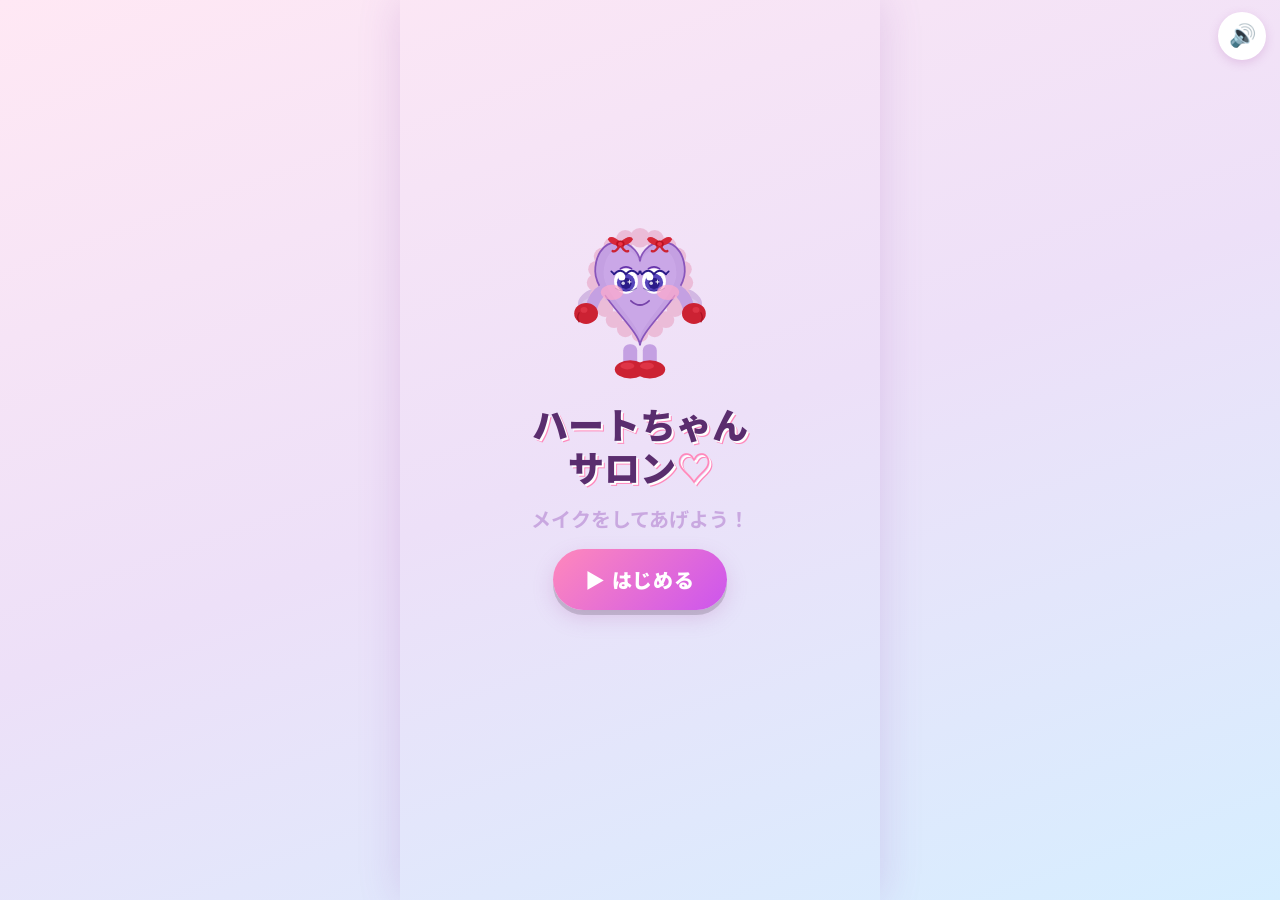
<file: index.html>
<!DOCTYPE html>
<html lang="ja">
<head>
  <meta charset="UTF-8">
  <meta name="viewport" content="width=device-width, initial-scale=1.0, maximum-scale=1.0, user-scalable=no">
  <title>ハートちゃんサロン♡</title>
  <link rel="stylesheet" href="style.css">
  <link href="https://fonts.googleapis.com/css2?family=Noto+Sans+JP:wght@400;700;900&display=swap" rel="stylesheet">
</head>
<body>
  <div id="app">
    <!-- キラキラCanvas -->
    <canvas id="glitter-canvas"></canvas>

    <!-- ミュートボタン -->
    <button id="mute-btn" class="mute-btn" title="おと">🔊</button>

    <!-- ハートちゃんエリア -->
    <div id="heart-chan-area" class="heart-chan-area hidden">
      <div id="heart-chan-sprite"></div>
      <div id="speech-bubble" class="speech-bubble">
        <p id="speech-text">こんにちは！</p>
      </div>
    </div>

    <!-- ステップインジケーター -->
    <div id="step-indicator" class="step-indicator hidden">
      <span class="dot" data-step="0" title="かみのいろ"></span>
      <span class="dot" data-step="1" title="スキンケア"></span>
      <span class="dot" data-step="2" title="チーク"></span>
      <span class="dot" data-step="3" title="リップ"></span>
      <span class="dot" data-step="4" title="アイシャドウ"></span>
      <span class="dot" data-step="5" title="カラコン"></span>
      <span class="dot" data-step="6" title="くつのかたち"></span>
      <span class="dot" data-step="7" title="くつのいろ"></span>
    </div>

    <!-- 鏡（チーク選択時に表示） -->
    <div id="mirror-overlay" class="mirror-overlay hidden">
      <div class="mirror-frame">
        <div class="mirror-glass">
          <span class="mirror-sparkle s1">✨</span>
          <span class="mirror-sparkle s2">✨</span>
          <span class="mirror-sparkle s3">✨</span>
        </div>
        <div class="mirror-handle"></div>
      </div>
    </div>

    <!-- 各画面コンテナ -->
    <div id="screen-container">

      <!-- タイトル画面 -->
      <div id="title-screen" class="screen active">
        <div class="title-content">
          <div class="title-heart-chan"></div>
          <h1 class="game-title">ハートちゃん<br>サロン<span class="heart-icon">♡</span></h1>
          <p class="title-sub">メイクをしてあげよう！</p>
          <button id="start-btn" class="big-btn start-btn">
            ▶ はじめる
          </button>
        </div>
      </div>

      <!-- キャラクター選択画面 -->
      <div id="select-screen" class="screen">
        <h2 class="screen-title">だれにする？</h2>
        <div id="girl-grid" class="girl-grid"></div>
        <button id="confirm-girl-btn" class="big-btn confirm-btn" disabled>
          このこにする！✓
        </button>
      </div>

      <!-- ゲーム画面 -->
      <div id="game-screen" class="screen">
        <div id="character-display">
          <div id="character-wrap">
            <!-- キャラクターSVGがここに入る -->
          </div>
          <!-- メイクアニメーションオーバーレイ -->
          <div id="makeup-anim-overlay" class="hidden">
            <div id="brush-anim"></div>
          </div>
        </div>
        <div id="controls-area">
          <!-- ステップに応じてコンテンツが変わる -->
        </div>
      </div>

      <!-- 完成画面 -->
      <div id="finish-screen" class="screen">
        <div class="finish-content">
          <h2 class="finish-title">かんせい！♡</h2>
          <div id="finish-character"></div>
          <p id="finish-comment" class="finish-comment"></p>
          <button id="play-again-btn" class="big-btn start-btn">
            もう一度あそぶ ♪
          </button>
        </div>
      </div>

    </div><!-- /screen-container -->

    <!-- ナビゲーション -->
    <div id="nav-area" class="nav-area hidden">
      <button id="back-btn" class="nav-btn">◀ もどる</button>
      <button id="next-btn" class="nav-btn primary">つぎへ ▶</button>
    </div>

  </div><!-- /app -->

  <script src="comments.js"></script>
  <script src="characters.js"></script>
  <script src="hairstyles.js"></script>
  <script src="game.js"></script>
</body>
</html>
</file>
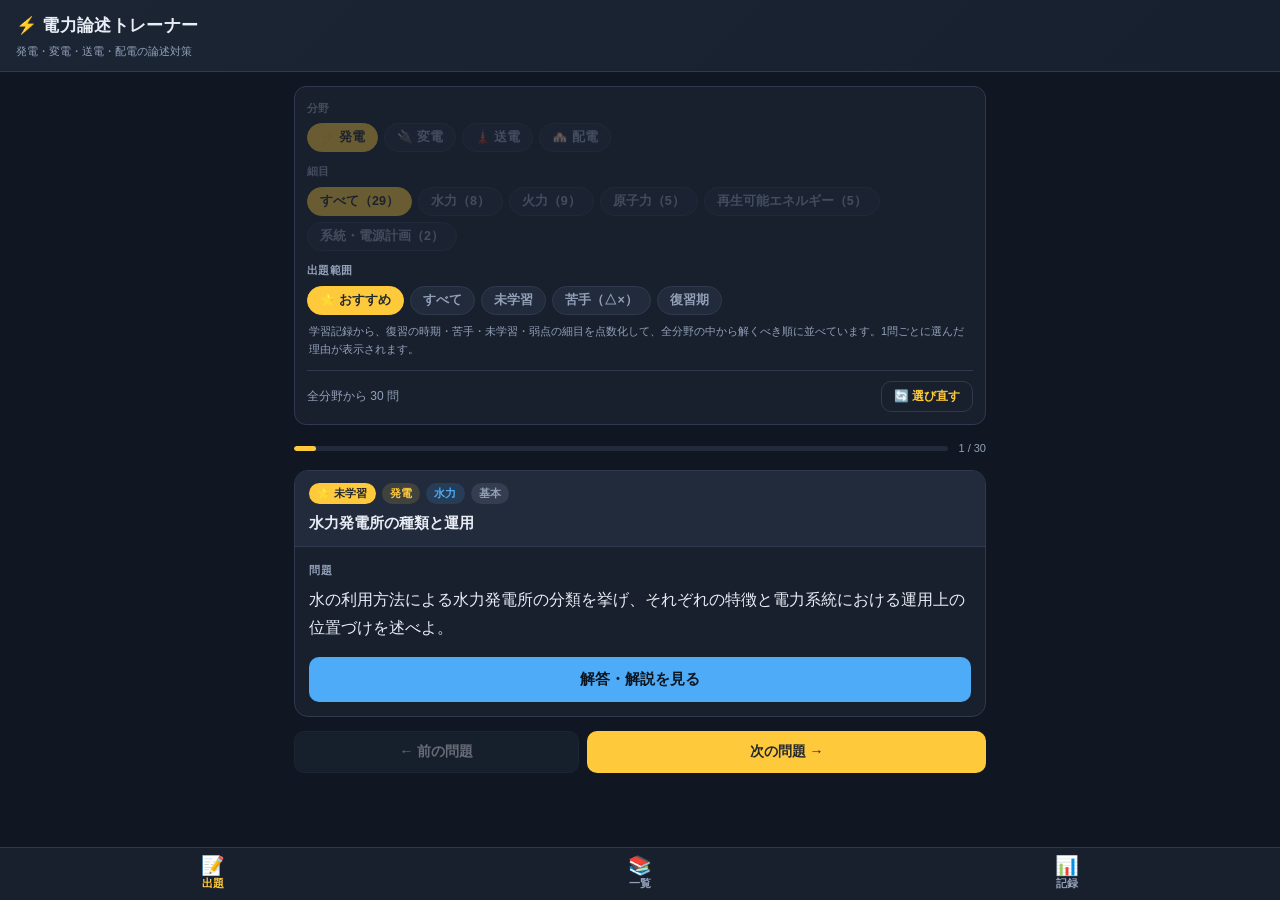
<file: denryoku/index.html>
<!DOCTYPE html>
<html lang="ja">
<head>
<meta charset="UTF-8">
<meta name="viewport" content="width=device-width, initial-scale=1.0">
<meta name="theme-color" content="#101722">
<title>電力論述トレーナー</title>
<link rel="stylesheet" href="style.css">
</head>
<body>

<header class="app-header">
  <h1>⚡ 電力論述トレーナー</h1>
  <p class="app-sub">発電・変電・送電・配電の論述対策</p>
</header>

<main>

  <!-- ============ 出題タブ ============ -->
  <section id="tab-quiz" class="tab-panel active">

    <div class="filter-card">
      <div class="filter-row" id="row-field">
        <label>分野</label>
        <div id="field-chips" class="chip-row"></div>
      </div>
      <div class="filter-row" id="row-category">
        <label>細目</label>
        <div id="category-chips" class="chip-row"></div>
      </div>
      <div class="filter-row">
        <label>出題範囲</label>
        <div id="mode-chips" class="chip-row">
          <button class="chip reco active" data-mode="reco">⭐ おすすめ</button>
          <button class="chip" data-mode="all">すべて</button>
          <button class="chip" data-mode="unseen">未学習</button>
          <button class="chip" data-mode="weak">苦手（△×）</button>
          <button class="chip" data-mode="due">復習期</button>
        </div>
        <p id="mode-hint" class="hint"></p>
      </div>
      <div class="filter-summary">
        <span id="filter-count">— 問</span>
        <button id="btn-shuffle" class="btn-ghost">🔀 シャッフル</button>
      </div>
    </div>

    <div id="quiz-progress" class="quiz-progress" hidden>
      <div class="bar"><div id="quiz-progress-fill" class="bar-fill"></div></div>
      <span id="quiz-progress-text"></span>
    </div>

    <div id="quiz-area"></div>

    <div id="quiz-nav" class="quiz-nav" hidden>
      <button id="btn-prev" class="btn-sub">← 前の問題</button>
      <button id="btn-next" class="btn-main">次の問題 →</button>
    </div>

  </section>

  <!-- ============ 一覧タブ ============ -->
  <section id="tab-list" class="tab-panel">
    <div class="filter-card">
      <input type="search" id="search-box" placeholder="🔍 キーワードで検索（例: キャビテーション）" autocomplete="off">
    </div>
    <div id="list-area"></div>
  </section>

  <!-- ============ 記録タブ ============ -->
  <section id="tab-record" class="tab-panel">

    <div id="rec-summary"></div>

    <h2 class="sec-title">学習カレンダー <span>直近12週間</span></h2>
    <div id="rec-heatmap"></div>

    <h2 class="sec-title">到達状況</h2>
    <div id="rec-progress"></div>

    <h2 class="sec-title">メモを残した問題</h2>
    <div id="rec-memos"></div>

    <h2 class="sec-title">学習履歴 <span>新しい順</span></h2>
    <div id="rec-history"></div>

    <h2 class="sec-title">データの管理</h2>
    <div class="data-card">
      <p class="data-note">
        学習記録はこの端末のブラウザ内（localStorage）にのみ保存されます。
        端末を変えるとき、ブラウザのデータを消すときは、事前に書き出して保存してください。
      </p>
      <div class="data-btns">
        <button id="btn-export" class="btn-sub">⬇️ 記録を書き出す</button>
        <button id="btn-import" class="btn-sub">⬆️ 記録を読み込む</button>
      </div>
      <p id="data-msg" class="data-msg" hidden></p>
      <input type="file" id="file-input" accept="application/json,.json" hidden>
    </div>

    <div class="danger-zone">
      <button id="btn-reset" class="btn-danger">学習記録をすべて削除</button>
    </div>

  </section>

</main>

<nav class="tabbar">
  <button class="tab-btn active" data-tab="quiz"><span>📝</span>出題</button>
  <button class="tab-btn" data-tab="list"><span>📚</span>一覧</button>
  <button class="tab-btn" data-tab="record"><span>📊</span>記録</button>
</nav>

<script src="questions.js"></script>
<script src="app.js"></script>
</body>
</html>
</file>
<file: style.css>
/* ハートちゃんサロン スタイルシート */

* { box-sizing: border-box; margin: 0; padding: 0; }

:root {
  --pink:      #FF88BB;
  --pink-lt:   #FFD6EC;
  --lavender:  #C9A8E0;
  --lav-lt:    #EDE0F8;
  --white:     #FFFFFF;
  --cream:     #FFF8F5;
  --text:      #5A2D6E;
  --shadow:    rgba(180, 100, 180, 0.25);
  --radius:    18px;
}

html, body {
  width: 100%; height: 100%;
  overflow: hidden;
  background: linear-gradient(160deg, #FFE8F4 0%, #EDE0F8 50%, #D6EEFF 100%);
  font-family: 'Noto Sans JP', 'Hiragino Maru Gothic Pro', 'UD デジタル 教科書体 NK-R', sans-serif;
  color: var(--text);
  user-select: none;
}

#app {
  position: relative;
  width: 100%; height: 100vh;
  max-width: 480px;
  margin: 0 auto;
  display: flex;
  flex-direction: column;
  overflow: hidden;
}

/* ===== Canvas ===== */
#glitter-canvas {
  position: fixed;
  top: 0; left: 50%;
  transform: translateX(-50%);
  width: 480px; height: 100vh;
  pointer-events: none;
  z-index: 999;
}

/* ===== ミュートボタン ===== */
.mute-btn {
  position: fixed;
  top: 12px; right: 14px;
  z-index: 100;
  background: white;
  border: none;
  border-radius: 50%;
  width: 48px; height: 48px;
  font-size: 22px;
  cursor: pointer;
  box-shadow: 0 3px 10px var(--shadow);
  transition: transform .15s;
}
.mute-btn:active { transform: scale(.88); }

/* ===== ハートちゃんエリア ===== */
.heart-chan-area {
  position: relative;
  display: flex;
  align-items: flex-end;
  gap: 10px;
  padding: 8px 14px 0;
  min-height: 110px;
  z-index: 10;
}

#heart-chan-sprite {
  flex-shrink: 0;
  width: 88px; height: 110px;
  background: url('assets/heart_chan.svg') center/contain no-repeat;
  animation: hcIdle 2.4s ease-in-out infinite;
  transform-origin: bottom center;
}

@keyframes hcIdle {
  0%,100% { transform: translateY(0) rotate(0deg); }
  50%      { transform: translateY(-5px) rotate(2deg); }
}
.bounce {
  animation: hcBounce .4s ease-out !important;
}
@keyframes hcBounce {
  0%   { transform: translateY(0); }
  40%  { transform: translateY(-18px) scale(1.08); }
  70%  { transform: translateY(-4px); }
  100% { transform: translateY(0); }
}

/* 吹き出し */
.speech-bubble {
  position: relative;
  background: white;
  border: 3px solid var(--pink);
  border-radius: 16px;
  padding: 10px 14px;
  max-width: 240px;
  box-shadow: 0 3px 10px var(--shadow);
  animation: fadeInPop .35s ease-out;
}
.speech-bubble::before {
  content: '';
  position: absolute;
  left: -16px; bottom: 18px;
  border: 8px solid transparent;
  border-right-color: var(--pink);
}
.speech-bubble::after {
  content: '';
  position: absolute;
  left: -10px; bottom: 20px;
  border: 6px solid transparent;
  border-right-color: white;
}
#speech-text {
  font-size: 15px;
  font-weight: 700;
  line-height: 1.5;
  color: var(--text);
}

/* ===== ステップインジケーター ===== */
.step-indicator {
  display: flex;
  justify-content: center;
  gap: 10px;
  padding: 6px 0;
}
.dot {
  width: 14px; height: 14px;
  border-radius: 50%;
  background: #DDD;
  transition: background .3s, transform .3s;
}
.dot.active {
  background: var(--pink);
  transform: scale(1.3);
}
.dot.done {
  background: var(--lavender);
}

/* ===== 画面コンテナ ===== */
#screen-container {
  flex: 1;
  position: relative;
  overflow: hidden;
}
.screen {
  position: absolute;
  inset: 0;
  display: none;
  flex-direction: column;
  align-items: center;
  overflow-y: auto;
  padding-bottom: 80px;
}
.screen.active { display: flex; }

/* ===== タイトル画面 ===== */
.title-content {
  display: flex;
  flex-direction: column;
  align-items: center;
  justify-content: center;
  height: 100%;
  gap: 16px;
  padding: 20px;
}
.title-heart-chan {
  width: 140px; height: 176px;
  background: url('assets/heart_chan.svg') center/contain no-repeat;
  animation: hcIdle 2.4s ease-in-out infinite;
}
.game-title {
  font-size: 36px;
  font-weight: 900;
  text-align: center;
  line-height: 1.2;
  color: var(--text);
  text-shadow: 2px 2px 0 white, 3px 3px 0 var(--pink);
}
.heart-icon { color: var(--pink); }
.title-sub {
  font-size: 20px;
  font-weight: 700;
  color: var(--lavender);
}

/* ===== キャラクター選択 ===== */
.screen-title {
  font-size: 22px;
  font-weight: 900;
  text-align: center;
  margin: 12px 0 8px;
  color: var(--text);
  text-shadow: 1px 1px 0 white;
}
.girl-grid {
  display: grid;
  grid-template-columns: repeat(4, 1fr);
  gap: 8px;
  padding: 8px 12px;
  width: 100%;
}
.girl-card {
  background: white;
  border: 3px solid transparent;
  border-radius: 14px;
  padding: 6px 4px 4px;
  cursor: pointer;
  text-align: center;
  transition: border-color .2s, transform .15s, box-shadow .2s;
  box-shadow: 0 2px 8px var(--shadow);
}
.girl-card:active  { transform: scale(.92); }
.girl-card.selected {
  border-color: var(--pink);
  box-shadow: 0 0 0 3px var(--pink-lt), 0 3px 10px var(--shadow);
  transform: scale(1.06);
}
.girl-card svg { width: 100%; height: auto; display: block; }
.girl-name {
  font-size: 11px;
  font-weight: 700;
  color: var(--text);
  margin-top: 3px;
}

/* ===== ゲーム画面 ===== */
#game-screen {
  flex-direction: column;
  gap: 0;
}
#character-display {
  position: relative;
  display: flex;
  justify-content: center;
  align-items: center;
  height: 240px;
  flex-shrink: 0;
}
#character-wrap {
  position: relative;
  height: 220px;
}
#character-wrap svg {
  height: 220px;
  width: auto;
  filter: drop-shadow(0 6px 14px rgba(150, 80, 180, .25));
  transition: filter .3s;
}

/* メイクアニメーションオーバーレイ */
#makeup-anim-overlay {
  position: absolute;
  inset: 0;
  pointer-events: none;
  display: flex;
  align-items: center;
  justify-content: center;
}
#brush-anim {
  font-size: 40px;
  opacity: 0;
}

/* チークブラシアニメ */
@keyframes cheekBrush {
  0%   { opacity: 1; transform: translate(-30px, 10px) rotate(-20deg) scale(.8); }
  40%  { opacity: 1; transform: translate(0px, 0px) rotate(0deg) scale(1.1); }
  70%  { opacity: 1; transform: translate(30px, 10px) rotate(20deg) scale(.8); }
  100% { opacity: 0; transform: translate(40px, 20px) rotate(30deg) scale(.6); }
}
/* リップアニメ */
@keyframes lipSlide {
  0%   { opacity: 1; transform: translateX(-60px); }
  80%  { opacity: 1; transform: translateX(60px); }
  100% { opacity: 0; transform: translateX(80px); }
}
/* アイシャドウアニメ */
@keyframes eyeFloat {
  0%   { opacity: 0; transform: translateY(-20px) scale(.8); }
  30%  { opacity: 1; transform: translateY(0) scale(1); }
  70%  { opacity: 1; transform: translateY(0) scale(1); }
  100% { opacity: 0; transform: translateY(10px); }
}

/* コントロールエリア */
#controls-area {
  flex: 1;
  width: 100%;
  padding: 0 12px 8px;
  overflow-y: auto;
}

/* ステップタイトル */
.step-title {
  font-size: 18px;
  font-weight: 900;
  text-align: center;
  margin: 6px 0 8px;
  color: var(--text);
}

/* 髪型グリッド */
.hairstyle-grid {
  display: grid;
  grid-template-columns: repeat(4, 1fr);
  gap: 8px;
  margin-bottom: 10px;
}
.hair-card {
  background: white;
  border: 3px solid transparent;
  border-radius: 12px;
  padding: 6px;
  cursor: pointer;
  text-align: center;
  transition: border-color .2s, transform .15s;
  box-shadow: 0 2px 6px var(--shadow);
}
.hair-card:active { transform: scale(.9); }
.hair-card.selected { border-color: var(--pink); }
.hair-card svg { width: 100%; height: 52px; }
.hair-card-name {
  font-size: 9px;
  font-weight: 700;
  color: var(--text);
  margin-top: 2px;
  line-height: 1.2;
}

/* スキンケアグリッド（2x2） */
.skincare-grid {
  display: grid;
  grid-template-columns: repeat(2, 1fr);
  gap: 10px;
  margin: 10px 18px;
}
.skincare-card {
  background: white;
  border: 3px solid transparent;
  border-radius: 16px;
  padding: 12px 6px;
  cursor: pointer;
  text-align: center;
  transition: transform .15s, border-color .2s, box-shadow .2s;
  box-shadow: 0 3px 8px var(--shadow);
}
.skincare-card:active { transform: scale(.9); }
.skincare-card.used {
  border-color: var(--pink);
  background: linear-gradient(180deg, #FFF8FC 0%, #FFEEF8 100%);
  box-shadow: 0 0 0 3px rgba(255, 136, 187, 0.25), 0 3px 8px var(--shadow);
}
.skincare-emoji {
  font-size: 40px;
  line-height: 1.1;
  margin-bottom: 4px;
}
.skincare-name {
  font-size: 13px;
  font-weight: 700;
  color: var(--text);
  line-height: 1.2;
}

/* 靴の形グリッド */
.shoe-shape-grid {
  display: grid;
  grid-template-columns: repeat(3, 1fr);
  gap: 8px;
  margin: 10px 14px;
}
.shoe-shape-card {
  background: white;
  border: 3px solid transparent;
  border-radius: 16px;
  padding: 10px 4px;
  cursor: pointer;
  text-align: center;
  transition: transform .15s, border-color .2s, box-shadow .2s;
  box-shadow: 0 3px 8px var(--shadow);
}
.shoe-shape-card:active { transform: scale(.9); }
.shoe-shape-card.selected {
  border-color: var(--pink);
  background: linear-gradient(180deg, #FFF8FC 0%, #FFEEF8 100%);
  box-shadow: 0 0 0 3px rgba(255,136,187,.3), 0 3px 8px var(--shadow);
}
.shoe-shape-emoji {
  font-size: 36px;
  line-height: 1.1;
  margin-bottom: 2px;
}
.shoe-shape-name {
  font-size: 12px;
  font-weight: 700;
  color: var(--text);
}

/* 鏡オーバーレイ（チーク選択時にふわっと） */
.mirror-overlay {
  position: fixed;
  top: 50%; left: 50%;
  transform: translate(-50%, -50%);
  z-index: 300;
  pointer-events: none;
}
.mirror-overlay.active {
  animation: mirrorPop 1.4s ease-out forwards;
}
.mirror-frame {
  position: relative;
  display: flex;
  flex-direction: column;
  align-items: center;
}
.mirror-glass {
  width: 150px;
  height: 180px;
  border-radius: 50% 50% 48% 48% / 60% 60% 40% 40%;
  background:
    radial-gradient(circle at 30% 25%, rgba(255,255,255,.85), rgba(255,255,255,.35) 35%, rgba(220,200,240,.5) 70%),
    linear-gradient(135deg, #FFE8F4 0%, #EDE0F8 60%, #D6EEFF 100%);
  border: 8px solid #E8B4D8;
  box-shadow:
    0 0 0 4px #FFD8EC,
    0 0 30px rgba(255, 180, 220, .8),
    inset 0 0 20px rgba(255,255,255,.6);
  position: relative;
  overflow: hidden;
}
.mirror-sparkle {
  position: absolute;
  font-size: 22px;
  filter: drop-shadow(0 0 6px white);
  animation: sparkleSpin 1.4s ease-in-out infinite;
}
.mirror-sparkle.s1 { top: 12px; left: 18px; animation-delay: 0s; }
.mirror-sparkle.s2 { top: 30px; right: 14px; animation-delay: .25s; }
.mirror-sparkle.s3 { bottom: 22px; left: 28px; animation-delay: .5s; }
.mirror-handle {
  width: 22px;
  height: 60px;
  background: linear-gradient(180deg, #E8B4D8 0%, #C088B8 100%);
  border-radius: 0 0 12px 12px;
  margin-top: -2px;
  box-shadow: 0 4px 8px rgba(0,0,0,.15);
}
@keyframes mirrorPop {
  0%   { opacity: 0; transform: translate(-50%, -50%) scale(.3) rotate(-12deg); }
  25%  { opacity: 1; transform: translate(-50%, -50%) scale(1.15) rotate(4deg); }
  45%  { opacity: 1; transform: translate(-50%, -50%) scale(1) rotate(0deg); }
  75%  { opacity: 1; transform: translate(-50%, -50%) scale(1) rotate(-2deg); }
  100% { opacity: 0; transform: translate(-50%, -50%) scale(.85) rotate(8deg); }
}
@keyframes sparkleSpin {
  0%, 100% { opacity: .4; transform: scale(.6) rotate(0deg); }
  50%      { opacity: 1;  transform: scale(1.2) rotate(180deg); }
}

/* カラーパレット */
.palette-title {
  font-size: 15px;
  font-weight: 700;
  text-align: center;
  margin: 8px 0 6px;
  color: var(--text);
}
.color-palette {
  display: flex;
  flex-wrap: wrap;
  gap: 8px;
  justify-content: center;
  padding: 4px 0;
}
.color-swatch {
  width: 36px; height: 36px;
  border-radius: 50%;
  cursor: pointer;
  border: 3px solid transparent;
  box-shadow: 0 2px 6px rgba(0,0,0,.18);
  transition: transform .15s, border-color .15s;
}
.color-swatch:active { transform: scale(.85); }
.color-swatch.selected {
  border-color: var(--text);
  transform: scale(1.2);
  box-shadow: 0 0 0 3px white, 0 0 0 5px var(--text);
}

/* ===== ボタン共通 ===== */
.big-btn {
  font-family: inherit;
  font-size: 20px;
  font-weight: 900;
  padding: 16px 32px;
  border: none;
  border-radius: 50px;
  cursor: pointer;
  transition: transform .15s, box-shadow .15s;
  box-shadow: 0 5px 0 rgba(0,0,0,.15), 0 8px 20px var(--shadow);
  letter-spacing: .04em;
}
.big-btn:active { transform: translateY(3px); box-shadow: 0 2px 0 rgba(0,0,0,.15); }
.big-btn:disabled {
  opacity: .45;
  cursor: not-allowed;
  transform: none !important;
}

.start-btn {
  background: linear-gradient(135deg, #FF88BB, #CC55EE);
  color: white;
}
.confirm-btn {
  background: linear-gradient(135deg, #FF88BB, #FFBB44);
  color: white;
  margin: 10px 0;
}

/* ===== ナビゲーション ===== */
.nav-area {
  position: fixed;
  bottom: 0; left: 50%;
  transform: translateX(-50%);
  width: 100%;
  max-width: 480px;
  display: flex;
  justify-content: space-between;
  padding: 10px 16px 14px;
  background: linear-gradient(transparent, rgba(255,240,255,.95) 40%);
  z-index: 50;
}
.nav-btn {
  font-family: inherit;
  font-size: 17px;
  font-weight: 900;
  padding: 13px 22px;
  border: none;
  border-radius: 50px;
  cursor: pointer;
  transition: transform .15s;
  box-shadow: 0 4px 0 rgba(0,0,0,.12);
  background: white;
  color: var(--text);
}
.nav-btn.primary {
  background: linear-gradient(135deg, var(--pink), var(--lavender));
  color: white;
}
.nav-btn:active { transform: translateY(2px); }

/* ===== 完成画面 ===== */
.finish-content {
  display: flex;
  flex-direction: column;
  align-items: center;
  gap: 12px;
  padding: 16px;
  height: 100%;
}
.finish-title {
  font-size: 34px;
  font-weight: 900;
  color: var(--pink);
  text-shadow: 2px 2px 0 white;
  animation: titlePop .5s ease-out;
}
@keyframes titlePop {
  0%   { transform: scale(0) rotate(-10deg); opacity: 0; }
  60%  { transform: scale(1.15) rotate(3deg); }
  100% { transform: scale(1) rotate(0deg); opacity: 1; }
}
#finish-character { animation: charReveal .6s .2s ease-out both; }
@keyframes charReveal {
  0%   { transform: scale(0.5) translateY(40px); opacity: 0; }
  100% { transform: scale(1) translateY(0); opacity: 1; }
}
.finish-comment {
  font-size: 18px;
  font-weight: 700;
  text-align: center;
  color: var(--text);
  background: white;
  border-radius: 14px;
  padding: 10px 18px;
  box-shadow: 0 3px 10px var(--shadow);
}

/* ===== ユーティリティ ===== */
.hidden { display: none !important; }

@keyframes fadeInPop {
  0%   { opacity: 0; transform: scale(.85) translateY(6px); }
  100% { opacity: 1; transform: scale(1) translateY(0); }
}

/* フェードイン */
.fade-in {
  animation: fadeIn .3s ease-out;
}
@keyframes fadeIn {
  from { opacity: 0; } to { opacity: 1; }
}

/* レスポンシブ (PC) */
@media (min-width: 480px) {
  #app { box-shadow: 0 0 40px rgba(150,80,180,.2); border-radius: 0; }
}
</file>
<file: denryoku/style.css>
* { margin: 0; padding: 0; box-sizing: border-box; }

:root {
  --bg: #101722;
  --panel: #18202e;
  --panel2: #212b3c;
  --text: #e9edf5;
  --sub: #93a0b8;
  --accent: #ffc93c;     /* 電気＝黄 */
  --accent2: #4dabf7;    /* 解答＝青 */
  --green: #51cf66;
  --orange: #ffa94d;
  --red: #ff6b6b;
  --line: #2f3a4e;
}

html { -webkit-text-size-adjust: 100%; }

body {
  font-family: -apple-system, BlinkMacSystemFont, "Hiragino Kaku Gothic ProN",
               "Noto Sans JP", "Yu Gothic", sans-serif;
  background: var(--bg);
  color: var(--text);
  min-height: 100vh;
  padding-bottom: 76px;
  line-height: 1.7;
  font-size: 15px;
}

/* ---------- header ---------- */
.app-header {
  padding: 12px 16px 10px;
  background: linear-gradient(135deg, #1b2534, #16202e);
  border-bottom: 1px solid var(--line);
  position: sticky;
  top: 0;
  z-index: 20;
}
.app-header h1 { font-size: 17px; font-weight: 700; letter-spacing: .02em; }
.app-sub { font-size: 11px; color: var(--sub); margin-top: 1px; }

main { padding: 14px; max-width: 720px; margin: 0 auto; }

.tab-panel { display: none; }
.tab-panel.active { display: block; }

/* ---------- filter card ---------- */
.filter-card {
  background: var(--panel);
  border: 1px solid var(--line);
  border-radius: 12px;
  padding: 12px;
  margin-bottom: 14px;
}
.filter-row { margin-bottom: 10px; }
.filter-row:last-of-type { margin-bottom: 0; }
.filter-row > label {
  display: block;
  font-size: 11px;
  color: var(--sub);
  font-weight: 700;
  margin-bottom: 6px;
  letter-spacing: .04em;
}

.chip-row { display: flex; flex-wrap: wrap; gap: 6px; }
.chip {
  background: var(--panel2);
  color: var(--sub);
  border: 1px solid var(--line);
  border-radius: 999px;
  padding: 5px 12px;
  font-size: 12.5px;
  font-weight: 600;
  cursor: pointer;
  font-family: inherit;
  transition: .15s;
}
.chip:active { transform: scale(.96); }
.chip.active {
  background: var(--accent);
  color: #23282f;
  border-color: var(--accent);
}
.chip.disabled { opacity: .35; pointer-events: none; }

.filter-summary {
  display: flex;
  align-items: center;
  justify-content: space-between;
  margin-top: 12px;
  padding-top: 10px;
  border-top: 1px solid var(--line);
  font-size: 12px;
  color: var(--sub);
}

/* ---------- buttons ---------- */
button { font-family: inherit; cursor: pointer; }

.btn-main, .btn-sub, .btn-ghost, .btn-danger {
  border-radius: 10px;
  border: 1px solid transparent;
  font-weight: 700;
  font-size: 14px;
  padding: 11px 16px;
  transition: .15s;
}
.btn-main { background: var(--accent); color: #23282f; }
.btn-sub  { background: var(--panel2); color: var(--text); border-color: var(--line); }
.btn-ghost{ background: transparent; color: var(--accent); border-color: var(--line); padding: 6px 12px; font-size: 12px; }
.btn-danger { background: transparent; color: var(--red); border-color: var(--red); }
.btn-main:active, .btn-sub:active, .btn-ghost:active { transform: scale(.98); }
.btn-main:disabled, .btn-sub:disabled { opacity: .4; pointer-events: none; }

/* ---------- progress bar ---------- */
.quiz-progress { display: flex; align-items: center; gap: 10px; margin-bottom: 12px; }
.quiz-progress .bar {
  flex: 1; height: 5px; background: var(--panel2);
  border-radius: 99px; overflow: hidden;
}
.quiz-progress .bar-fill {
  height: 100%; background: var(--accent);
  border-radius: 99px; transition: width .25s;
}
.quiz-progress span { font-size: 11px; color: var(--sub); font-variant-numeric: tabular-nums; }

/* ---------- question card ---------- */
.qcard {
  background: var(--panel);
  border: 1px solid var(--line);
  border-radius: 14px;
  overflow: hidden;
  margin-bottom: 14px;
}
.qcard-head {
  padding: 12px 14px 10px;
  border-bottom: 1px solid var(--line);
  background: var(--panel2);
}
.qmeta { display: flex; flex-wrap: wrap; gap: 6px; align-items: center; margin-bottom: 6px; }
.tag {
  font-size: 10.5px; font-weight: 700; letter-spacing: .03em;
  padding: 2px 8px; border-radius: 999px;
  background: rgba(255,201,60,.14); color: var(--accent);
}
.tag.cat { background: rgba(77,171,247,.14); color: var(--accent2); }
.tag.lv   { background: rgba(147,160,184,.16); color: var(--sub); }
.tag.st-ok    { background: rgba(81,207,102,.16); color: var(--green); }
.tag.st-vague { background: rgba(255,169,77,.16); color: var(--orange); }
.tag.st-ng    { background: rgba(255,107,107,.16); color: var(--red); }
.qtitle { font-size: 15px; font-weight: 700; }

.qbody { padding: 14px; }
.qlabel {
  font-size: 11px; font-weight: 700; color: var(--sub);
  letter-spacing: .08em; margin-bottom: 6px;
}
.qtext { font-size: 15px; line-height: 1.85; white-space: pre-wrap; }

.reveal-wrap { padding: 0 14px 14px; }
.btn-reveal {
  width: 100%; background: var(--accent2); color: #0d1620;
  border: none; border-radius: 10px; padding: 13px;
  font-size: 14.5px; font-weight: 700;
}
.btn-reveal:active { transform: scale(.99); }

/* answer block */
.answer-block { border-top: 1px solid var(--line); }
.answer-sec { padding: 14px; border-bottom: 1px solid var(--line); }
.answer-sec:last-child { border-bottom: none; }
.answer-sec h3 {
  font-size: 12px; font-weight: 700; letter-spacing: .06em;
  margin-bottom: 10px; display: flex; align-items: center; gap: 6px;
}
.answer-sec.kw h3 { color: var(--accent); }
.answer-sec.ans h3 { color: var(--accent2); }
.answer-sec.exp h3 { color: var(--green); }

.kw-list { display: flex; flex-wrap: wrap; gap: 6px; }
.kw {
  font-size: 12px; padding: 4px 10px; border-radius: 6px;
  background: var(--panel2); border: 1px solid var(--line); color: var(--text);
}

.rich p { margin-bottom: 8px; font-size: 14.5px; line-height: 1.9; }
.rich p:last-child { margin-bottom: 0; }
.rich h4 {
  font-size: 13.5px; font-weight: 700; color: var(--accent2);
  margin: 14px 0 6px; padding-left: 8px;
  border-left: 3px solid var(--accent2);
}
.rich h4:first-child { margin-top: 0; }
.answer-sec.exp .rich h4 { color: var(--green); border-left-color: var(--green); }
.rich strong { color: var(--accent); font-weight: 700; }
.answer-sec.exp .rich strong { color: var(--green); }

/* self grading */
.grade-sec { padding: 12px 14px 14px; }
.grade-sec .qlabel { text-align: center; margin-bottom: 8px; }
.grade-row { display: grid; grid-template-columns: repeat(3, 1fr); gap: 8px; }
.grade-btn {
  border-radius: 10px; padding: 10px 4px;
  font-size: 13px; font-weight: 700;
  background: var(--panel2); border: 1px solid var(--line); color: var(--sub);
  transition: .15s;
}
.grade-btn:active { transform: scale(.97); }
.grade-btn.ok.on    { background: rgba(81,207,102,.18);  border-color: var(--green);  color: var(--green); }
.grade-btn.vague.on { background: rgba(255,169,77,.18);  border-color: var(--orange); color: var(--orange); }
.grade-btn.ng.on    { background: rgba(255,107,107,.18); border-color: var(--red);    color: var(--red); }

/* ---------- list tab ---------- */
input[type="search"] {
  width: 100%; background: var(--panel2); color: var(--text);
  border: 1px solid var(--line); border-radius: 10px;
  padding: 11px 13px; font-size: 14px; font-family: inherit;
}
input[type="search"]:focus { outline: none; border-color: var(--accent); }

.list-group-title {
  font-size: 12px; font-weight: 700; color: var(--sub);
  letter-spacing: .06em; margin: 16px 0 8px;
}
.list-item {
  background: var(--panel); border: 1px solid var(--line);
  border-radius: 10px; padding: 11px 13px; margin-bottom: 7px;
  display: flex; align-items: center; gap: 10px;
}
.list-item:active { background: var(--panel2); }
.list-item .dot {
  width: 8px; height: 8px; border-radius: 99px;
  background: var(--line); flex-shrink: 0;
}
.list-item .dot.ok    { background: var(--green); }
.list-item .dot.vague { background: var(--orange); }
.list-item .dot.ng    { background: var(--red); }
.list-item .li-main { flex: 1; min-width: 0; }
.list-item .li-title { font-size: 14px; font-weight: 600; }
.list-item .li-sub { font-size: 11px; color: var(--sub); margin-top: 1px; }
.list-item .li-arrow { color: var(--sub); font-size: 13px; }

/* ---------- stats ---------- */
.stat-cards { display: grid; grid-template-columns: repeat(3, 1fr); gap: 8px; margin-bottom: 16px; }
.stat-card {
  background: var(--panel); border: 1px solid var(--line);
  border-radius: 12px; padding: 12px 8px; text-align: center;
}
.stat-card .num { font-size: 22px; font-weight: 800; font-variant-numeric: tabular-nums; }
.stat-card .lbl { font-size: 10.5px; color: var(--sub); margin-top: 2px; }
.stat-card.ok .num    { color: var(--green); }
.stat-card.vague .num { color: var(--orange); }
.stat-card.ng .num    { color: var(--red); }

.cat-stat {
  background: var(--panel); border: 1px solid var(--line);
  border-radius: 10px; padding: 11px 13px; margin-bottom: 8px;
}
.cat-stat-head {
  display: flex; justify-content: space-between; align-items: baseline;
  font-size: 13px; font-weight: 600; margin-bottom: 7px;
}
.cat-stat-head .rate { font-size: 12px; color: var(--sub); font-variant-numeric: tabular-nums; }
.stack {
  display: flex; height: 6px; border-radius: 99px;
  overflow: hidden; background: var(--panel2);
}
.stack i { display: block; height: 100%; }
.stack .s-ok    { background: var(--green); }
.stack .s-vague { background: var(--orange); }
.stack .s-ng    { background: var(--red); }

.danger-zone { margin-top: 28px; text-align: center; }

/* ---------- 出題範囲のヒント ---------- */
.hint {
  font-size: 11px; color: var(--sub); line-height: 1.65;
  margin-top: 7px; padding-left: 2px;
}

/* ---------- 出題カードの学習履歴行 ---------- */
.qhist {
  font-size: 11px; color: var(--sub); margin-top: 5px;
  font-variant-numeric: tabular-nums;
}
.qhist .due { color: var(--accent); }

/* ---------- メモ ---------- */
.answer-sec.memo h3 { color: var(--orange); }
.memo-box {
  width: 100%; background: var(--panel2); color: var(--text);
  border: 1px solid var(--line); border-radius: 8px;
  padding: 10px 11px; font-size: 14px; font-family: inherit;
  line-height: 1.7; resize: vertical; min-height: 72px;
}
.memo-box:focus { outline: none; border-color: var(--orange); }
.memo-state { font-size: 11px; color: var(--sub); margin-top: 5px; min-height: 15px; text-align: right; }

/* ---------- 記録タブ ---------- */
.sec-title {
  font-size: 13px; font-weight: 700; letter-spacing: .04em;
  margin: 22px 0 9px; display: flex; align-items: baseline; gap: 8px;
}
.sec-title span { font-size: 10.5px; font-weight: 600; color: var(--sub); }
.sec-title:first-of-type { margin-top: 4px; }

.sum-cards { display: grid; grid-template-columns: repeat(4, 1fr); gap: 7px; }
.sum-card {
  background: var(--panel); border: 1px solid var(--line);
  border-radius: 11px; padding: 11px 4px; text-align: center;
}
.sum-card .num {
  font-size: 20px; font-weight: 800; color: var(--accent);
  font-variant-numeric: tabular-nums; line-height: 1.15;
}
.sum-card .num small { font-size: 10px; font-weight: 700; margin-left: 1px; }
.sum-card .lbl { font-size: 9.5px; color: var(--sub); margin-top: 3px; }

.reco-banner {
  width: 100%; margin-top: 10px; text-align: left;
  background: rgba(255,201,60,.11); border: 1px solid var(--accent);
  border-radius: 11px; padding: 12px 13px;
  font-family: inherit; display: block;
}
.reco-banner:active { transform: scale(.99); }
.rb-title { display: block; font-size: 13.5px; font-weight: 700; color: var(--accent); }
.rb-sub {
  display: block; font-size: 11px; color: var(--sub);
  margin-top: 4px; font-variant-numeric: tabular-nums;
}

.weak-box {
  margin-top: 10px; background: var(--panel);
  border: 1px solid var(--line); border-radius: 11px; padding: 4px 0;
}
.weak-head {
  font-size: 10.5px; font-weight: 700; color: var(--sub);
  letter-spacing: .04em; padding: 8px 13px 4px;
}
.weak-row {
  display: flex; justify-content: space-between; align-items: center; gap: 10px;
  padding: 9px 13px; font-size: 13px; border-top: 1px solid var(--line);
}
.weak-row:active { background: var(--panel2); }
.weak-name { overflow: hidden; text-overflow: ellipsis; white-space: nowrap; }
.weak-rate { color: var(--red); font-size: 12px; font-variant-numeric: tabular-nums; flex: 0 0 auto; }

/* おすすめモードでは分野・細目の絞り込みを使わない */
.filter-row.locked { opacity: .35; pointer-events: none; }

/* 出題カードの「選んだ理由」バッジ */
.tag.reco { background: var(--accent); color: #23282f; }

/* ヒートマップ */
.heat-wrap { overflow-x: auto; padding-bottom: 2px; }
.heat-grid {
  display: grid; grid-auto-flow: column;
  grid-template-rows: repeat(7, 1fr);
  gap: 3px; min-width: 100%;
}
i.heat {
  display: block; width: 100%; aspect-ratio: 1 / 1; min-width: 10px;
  border-radius: 2px; background: var(--panel2);
}
i.heat.lv1 { background: rgba(255,201,60,.28); }
i.heat.lv2 { background: rgba(255,201,60,.5); }
i.heat.lv3 { background: rgba(255,201,60,.75); }
i.heat.lv4 { background: var(--accent); }
i.heat.future { opacity: .3; }
.heat-legend {
  display: flex; align-items: center; gap: 4px;
  margin-top: 8px; font-size: 10px; color: var(--sub);
}
.heat-legend i.heat { width: 11px; height: 11px; flex: 0 0 auto; }

/* メモ一覧 */
.memo-item {
  background: var(--panel); border: 1px solid var(--line);
  border-radius: 10px; padding: 10px 12px; margin-bottom: 7px;
}
.memo-item:active { background: var(--panel2); }
.memo-item-head {
  font-size: 12.5px; font-weight: 700; color: var(--orange);
  display: flex; justify-content: space-between; gap: 8px;
}
.memo-item-head span { color: var(--sub); font-weight: 400; }
.memo-item-body {
  font-size: 13px; color: var(--text); margin-top: 5px;
  white-space: pre-wrap; line-height: 1.75;
  display: -webkit-box; -webkit-line-clamp: 3; -webkit-box-orient: vertical; overflow: hidden;
}

/* 学習履歴 */
.hist-day {
  font-size: 11px; font-weight: 700; color: var(--sub);
  margin: 13px 0 6px; font-variant-numeric: tabular-nums;
}
.hist-item {
  background: var(--panel); border: 1px solid var(--line);
  border-radius: 9px; padding: 9px 11px; margin-bottom: 6px;
  display: flex; align-items: center; gap: 10px;
}
.hist-item:active { background: var(--panel2); }
.hist-mark {
  flex: 0 0 auto; width: 22px; height: 22px; border-radius: 99px;
  display: flex; align-items: center; justify-content: center;
  font-size: 12px; font-weight: 700;
}
.hist-mark.ok    { background: rgba(81,207,102,.16);  color: var(--green); }
.hist-mark.vague { background: rgba(255,169,77,.16);  color: var(--orange); }
.hist-mark.ng    { background: rgba(255,107,107,.16); color: var(--red); }
.hist-main { flex: 1; min-width: 0; }
.hist-title {
  display: block; font-size: 13.5px; font-weight: 600;
  overflow: hidden; text-overflow: ellipsis; white-space: nowrap;
}
.hist-sub { display: block; font-size: 10.5px; color: var(--sub); margin-top: 1px; }
.hist-time { font-size: 10.5px; color: var(--sub); font-variant-numeric: tabular-nums; flex: 0 0 auto; }

/* データ管理 */
.data-card {
  background: var(--panel); border: 1px solid var(--line);
  border-radius: 11px; padding: 12px;
}
.data-note { font-size: 11.5px; color: var(--sub); line-height: 1.8; }
.data-btns { display: grid; grid-template-columns: 1fr 1fr; gap: 8px; margin-top: 11px; }
.data-msg {
  font-size: 11.5px; line-height: 1.7; margin-top: 10px;
  padding: 8px 10px; border-radius: 8px;
}
.data-msg.ok  { background: rgba(81,207,102,.12);  color: var(--green); }
.data-msg.err { background: rgba(255,107,107,.12); color: var(--red); }

/* 分野ごとの折りたたみ */
.field-block {
  background: var(--panel); border: 1px solid var(--line);
  border-radius: 10px; margin-bottom: 8px; overflow: hidden;
}
.field-block > summary {
  padding: 11px 13px; cursor: pointer; list-style: none;
}
.field-block > summary::-webkit-details-marker { display: none; }
.field-block > summary:active { background: var(--panel2); }
.field-block > summary .rate b {
  font-weight: 700; color: var(--accent);
  font-size: 10.5px; letter-spacing: .04em;
}
.field-block[open] > summary .rate b::after { content: ' ▲'; }
.field-block:not([open]) > summary .rate b::after { content: ' ▼'; }
.cat-stat.sub {
  background: var(--panel2); border: none; border-top: 1px solid var(--line);
  border-radius: 0; margin-bottom: 0; padding: 10px 13px 11px;
}
.cat-stat.sub .cat-stat-head { font-size: 12.5px; font-weight: 500; }

.btn-more {
  width: 100%; margin-top: 6px;
  background: transparent; color: var(--sub);
  border: 1px dashed var(--line); border-radius: 9px;
  padding: 9px; font-size: 12px; font-weight: 600; font-family: inherit;
}
.btn-more:active { background: var(--panel2); }

.empty.sm { padding: 22px 16px; font-size: 12.5px; }
.li-memo { font-size: 11px; }

/* ---------- empty / misc ---------- */
.empty {
  text-align: center; color: var(--sub); font-size: 13px;
  padding: 40px 20px; line-height: 2;
}
.section-note {
  font-size: 11.5px; color: var(--sub); line-height: 1.8;
  background: var(--panel); border: 1px solid var(--line);
  border-radius: 10px; padding: 11px 13px; margin-top: 16px;
}

.quiz-nav { display: grid; grid-template-columns: 1fr 1.4fr; gap: 8px; }

/* ---------- tabbar ---------- */
.tabbar {
  position: fixed; bottom: 0; left: 0; right: 0;
  display: grid; grid-template-columns: repeat(3, 1fr);
  background: var(--panel); border-top: 1px solid var(--line);
  padding-bottom: env(safe-area-inset-bottom);
  z-index: 30;
}
.tab-btn {
  background: none; border: none; color: var(--sub);
  font-size: 10.5px; font-weight: 700; padding: 8px 0 9px;
  display: flex; flex-direction: column; align-items: center; gap: 2px;
}
.tab-btn span { font-size: 19px; line-height: 1; }
.tab-btn.active { color: var(--accent); }

@media (min-width: 600px) {
  body { font-size: 15.5px; }
  .qtext { font-size: 15.5px; }
}
</file>
